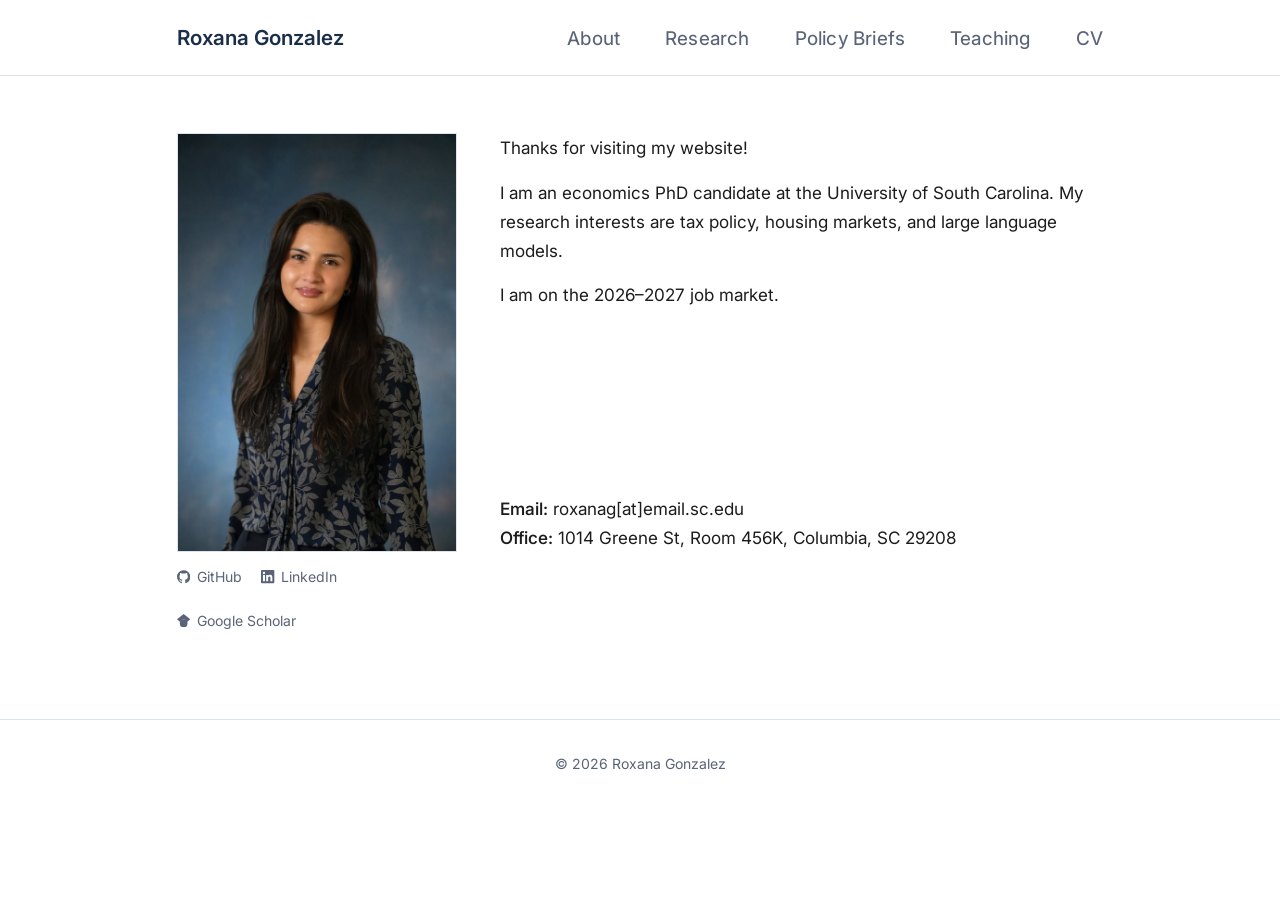
<file: index.html>
<!DOCTYPE html>
<html lang="en">
<head>
  <meta charset="UTF-8" />
  <meta name="viewport" content="width=device-width, initial-scale=1.0" />
  <title>Roxana Gonzalez — Economics PhD Candidate</title>
  <meta name="description" content="Roxana Gonzalez is a PhD candidate in Economics at the University of South Carolina. Research interests: urban economics, tax policy, real estate, and large language models." />
  <link rel="canonical" href="https://roxana-gonzalez.github.io/" />
  <meta property="og:type" content="website" />
  <meta property="og:title" content="Roxana Gonzalez — Economics PhD Candidate" />
  <meta property="og:description" content="PhD candidate in Economics at the University of South Carolina. Research: tax policy, housing markets, and large language models." />
  <meta property="og:url" content="https://roxana-gonzalez.github.io/" />
  <meta property="og:image" content="https://roxana-gonzalez.github.io/files/headshot.jpg" />
  <meta name="twitter:card" content="summary" />
  <link rel="preconnect" href="https://fonts.googleapis.com" />
  <link rel="preconnect" href="https://fonts.gstatic.com" crossorigin />
  <link href="https://fonts.googleapis.com/css2?family=Inter:wght@400;450;500;550;600;650;700&display=swap" rel="stylesheet" />
  <link rel="stylesheet" href="css/style.css" />
  <script type="application/ld+json">
  {
    "@context": "https://schema.org",
    "@type": "Person",
    "name": "Roxana Gonzalez",
    "alternateName": "Roxana Gonzalez",
    "url": "https://roxana-gonzalez.github.io/",
    "image": "https://roxana-gonzalez.github.io/files/headshot.jpg",
    "jobTitle": "PhD Candidate in Economics",
    "affiliation": {
      "@type": "CollegeOrUniversity",
      "name": "University of South Carolina"
    },
    "knowsAbout": ["Tax Policy", "Housing Markets", "Urban Economics", "Large Language Models"],
    "sameAs": ["https://github.com/roxana-gonzalez", "https://www.linkedin.com/in/roxana-gonzalezcortes/", "https://scholar.google.com/citations?user=Uhg5epgAAAAJ"]
  }
  </script>
</head>
<body>

<nav>
  <div class="nav-inner">
    <div class="site-name"><a href="index.html">Roxana Gonzalez</a></div>
    <ul class="nav-links">
      <li><a href="about.html">About</a></li>
      <li><a href="research.html">Research</a></li>
      <li><a href="policy.html">Policy Briefs</a></li>
      <li><a href="teaching.html">Teaching</a></li>
      <li><a href="files/cv.pdf">CV</a></li>
    </ul>
  </div>
</nav>

<div class="site-wrapper">

  <h1 class="visually-hidden">Roxana Gonzalez</h1>

  <div class="profile">
    <div class="profile-photo">
      <img src="files/headshot.jpg" alt="Roxana Gonzalez" />
      <div class="profile-links">
        <a href="https://github.com/roxana-gonzalez"><svg viewBox="0 0 24 24" aria-hidden="true"><path d="M12 .297c-6.63 0-12 5.373-12 12 0 5.303 3.438 9.8 8.205 11.385.6.113.82-.258.82-.577 0-.285-.01-1.04-.015-2.04-3.338.724-4.042-1.61-4.042-1.61C4.422 18.07 3.633 17.7 3.633 17.7c-1.087-.744.084-.729.084-.729 1.205.084 1.838 1.236 1.838 1.236 1.07 1.835 2.809 1.305 3.495.998.108-.776.417-1.305.76-1.605-2.665-.3-5.466-1.332-5.466-5.93 0-1.31.465-2.38 1.235-3.22-.135-.303-.54-1.523.105-3.176 0 0 1.005-.322 3.3 1.23.96-.267 1.98-.399 3-.405 1.02.006 2.04.138 3 .405 2.28-1.552 3.285-1.23 3.285-1.23.645 1.653.24 2.873.12 3.176.765.84 1.23 1.91 1.23 3.22 0 4.61-2.805 5.625-5.475 5.92.42.36.81 1.096.81 2.22 0 1.606-.015 2.896-.015 3.286 0 .315.21.69.825.57C20.565 22.092 24 17.592 24 12.297c0-6.627-5.373-12-12-12"/></svg>GitHub</a>
        <a href="https://www.linkedin.com/in/roxana-gonzalezcortes/"><svg viewBox="0 0 24 24" aria-hidden="true"><path d="M20.447 20.452h-3.554v-5.569c0-1.328-.027-3.037-1.852-3.037-1.853 0-2.136 1.445-2.136 2.939v5.667H9.351V9h3.414v1.561h.046c.477-.9 1.637-1.85 3.37-1.85 3.601 0 4.267 2.37 4.267 5.455v6.286zM5.337 7.433c-1.144 0-2.063-.926-2.063-2.065 0-1.138.92-2.063 2.063-2.063 1.14 0 2.064.925 2.064 2.063 0 1.139-.925 2.065-2.064 2.065zm1.782 13.019H3.555V9h3.564v11.452zM22.225 0H1.771C.792 0 0 .774 0 1.729v20.542C0 23.227.792 24 1.771 24h20.451C23.2 24 24 23.227 24 22.271V1.729C24 .774 23.2 0 22.225 0z"/></svg>LinkedIn</a>
        <a href="https://scholar.google.com/citations?user=Uhg5epgAAAAJ"><svg viewBox="0 0 24 24" aria-hidden="true"><path d="M5.242 13.769L0 9.5 12 0l12 9.5-5.242 4.269C17.548 11.249 14.978 9.5 12 9.5c-2.977 0-5.548 1.748-6.758 4.269zM12 10a7 7 0 1 0 0 14 7 7 0 0 0 0-14z"/></svg>Google Scholar</a>
      </div>
    </div>
    <div class="profile-info">
      <div>
        <p>Thanks for visiting my website!</p>
        <p>I am an economics PhD candidate at the University of South Carolina. My research interests are tax policy, housing markets, and large language models.</p>
        <p>I am on the 2026&ndash;2027 job market.</p>
      </div>
      <p class="contact-line">
        <strong>Email:</strong> roxanag[at]email.sc.edu<br />
        <strong>Office:</strong> 1014 Greene St, Room 456K, Columbia, SC 29208
      </p>
    </div>
  </div>

</div>

<footer>
  <div class="site-wrapper">
    &copy; <span id="yr"></span> Roxana Gonzalez
  </div>
</footer>

<script>document.getElementById('yr').textContent = new Date().getFullYear();</script>
<script data-goatcounter="https://roxana-gonzalez.goatcounter.com/count" async src="https://gc.zgo.at/count.js"></script>
</body>
</html>
</file>
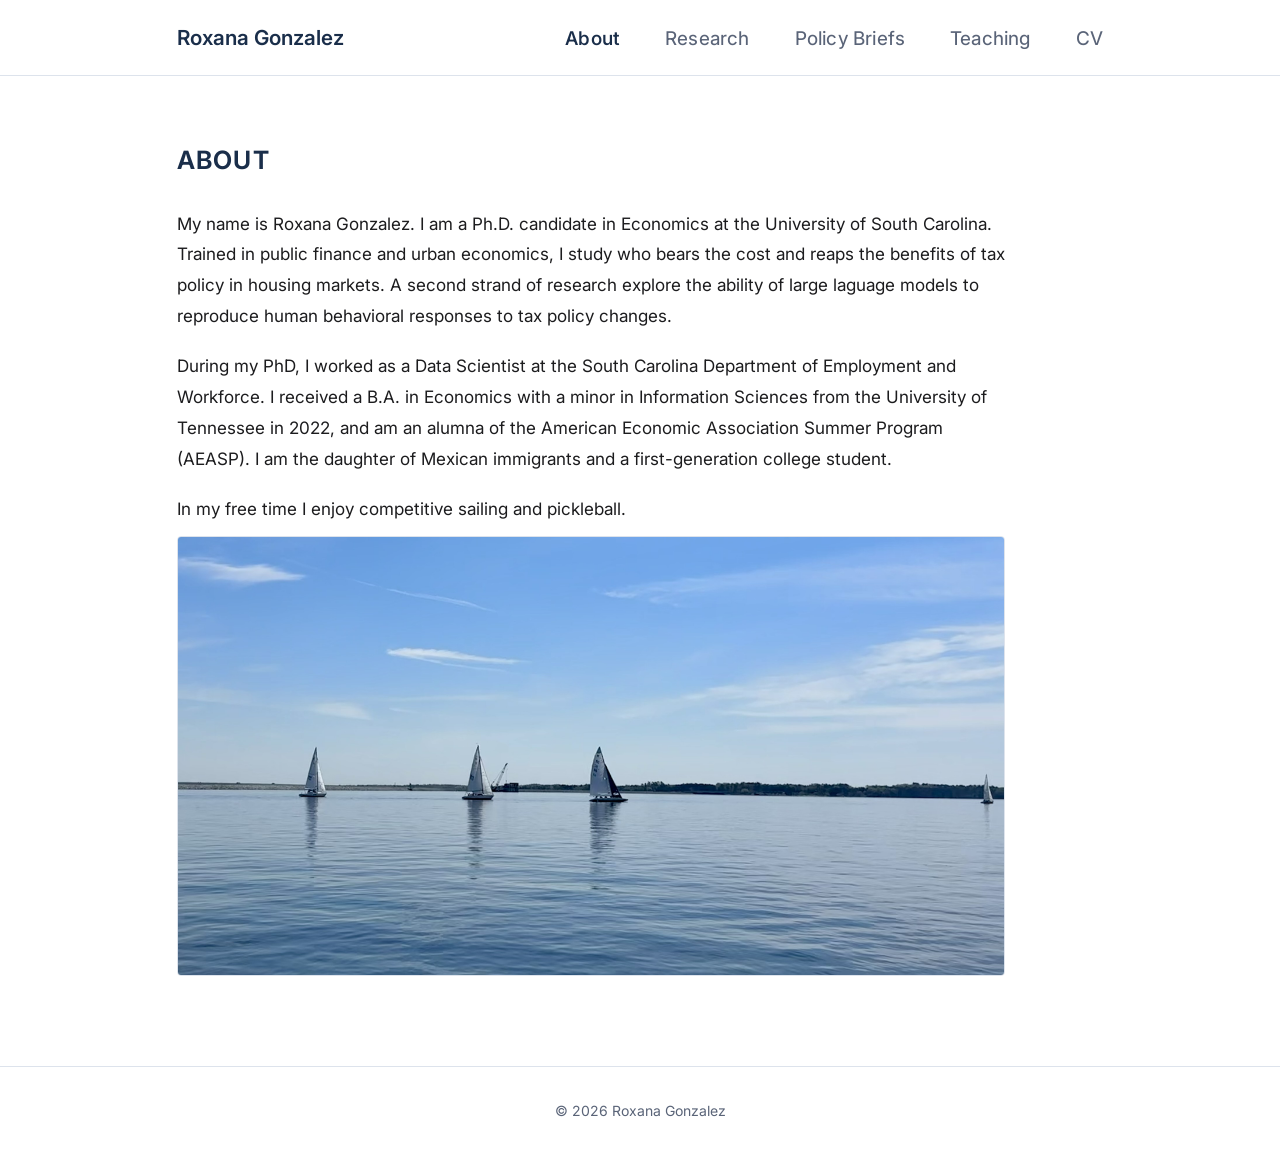
<file: about.html>
<!DOCTYPE html>
<html lang="en">
<head>
  <meta charset="UTF-8" />
  <meta name="viewport" content="width=device-width, initial-scale=1.0" />
  <title>About — Roxana Gonzalez</title>
  <meta name="description" content="About Roxana Gonzalez, PhD candidate in Economics at the University of South Carolina, trained in public finance and urban economics." />
  <link rel="canonical" href="https://roxana-gonzalez.github.io/about.html" />
  <link rel="preconnect" href="https://fonts.googleapis.com" />
  <link rel="preconnect" href="https://fonts.gstatic.com" crossorigin />
  <link href="https://fonts.googleapis.com/css2?family=Inter:wght@400;450;500;550;600;650;700&display=swap" rel="stylesheet" />
  <link rel="stylesheet" href="css/style.css" />
</head>
<body>

<nav>
  <div class="nav-inner">
    <div class="site-name"><a href="index.html">Roxana Gonzalez</a></div>
    <ul class="nav-links">
      <li><a href="about.html" class="active">About</a></li>
      <li><a href="research.html">Research</a></li>
      <li><a href="policy.html">Policy Briefs</a></li>
      <li><a href="teaching.html">Teaching</a></li>
      <li><a href="files/cv.pdf">CV</a></li>
    </ul>
  </div>
</nav>

<div class="site-wrapper">

  <div class="page-header">
    <h2 class="section-title">About</h2>
  </div>

  <div class="about-section">
    <p>
      My name is Roxana Gonzalez. I am a Ph.D. candidate in Economics at the University of South
      Carolina. Trained in public finance and urban economics, I study who bears the cost and reaps
      the benefits of tax policy in housing markets. A second strand of research explore the ability of large laguage models to reproduce human behavioral responses to tax policy changes.
    </p>
    <p>
      During my PhD, I worked as a Data Scientist at the South Carolina Department of Employment and
      Workforce. I received a B.A. in Economics with a minor in Information Sciences from the
      University of Tennessee in 2022, and am an alumna of the American Economic Association Summer
      Program (AEASP). I am the daughter of Mexican immigrants and a first-generation college student.
    </p>
    <p>
      In my free time I enjoy competitive sailing and pickleball.
    </p>
  </div>

  <div class="about-photo">
    <img src="files/sail.jpeg" alt="Roxana Gonzalez sailing" />
  </div>

</div>

<footer>
  <div class="site-wrapper">
    &copy; <span id="yr"></span> Roxana Gonzalez
  </div>
</footer>

<script>document.getElementById('yr').textContent = new Date().getFullYear();</script>
<script data-goatcounter="https://roxana-gonzalez.goatcounter.com/count" async src="https://gc.zgo.at/count.js"></script>
</body>
</html>
</file>
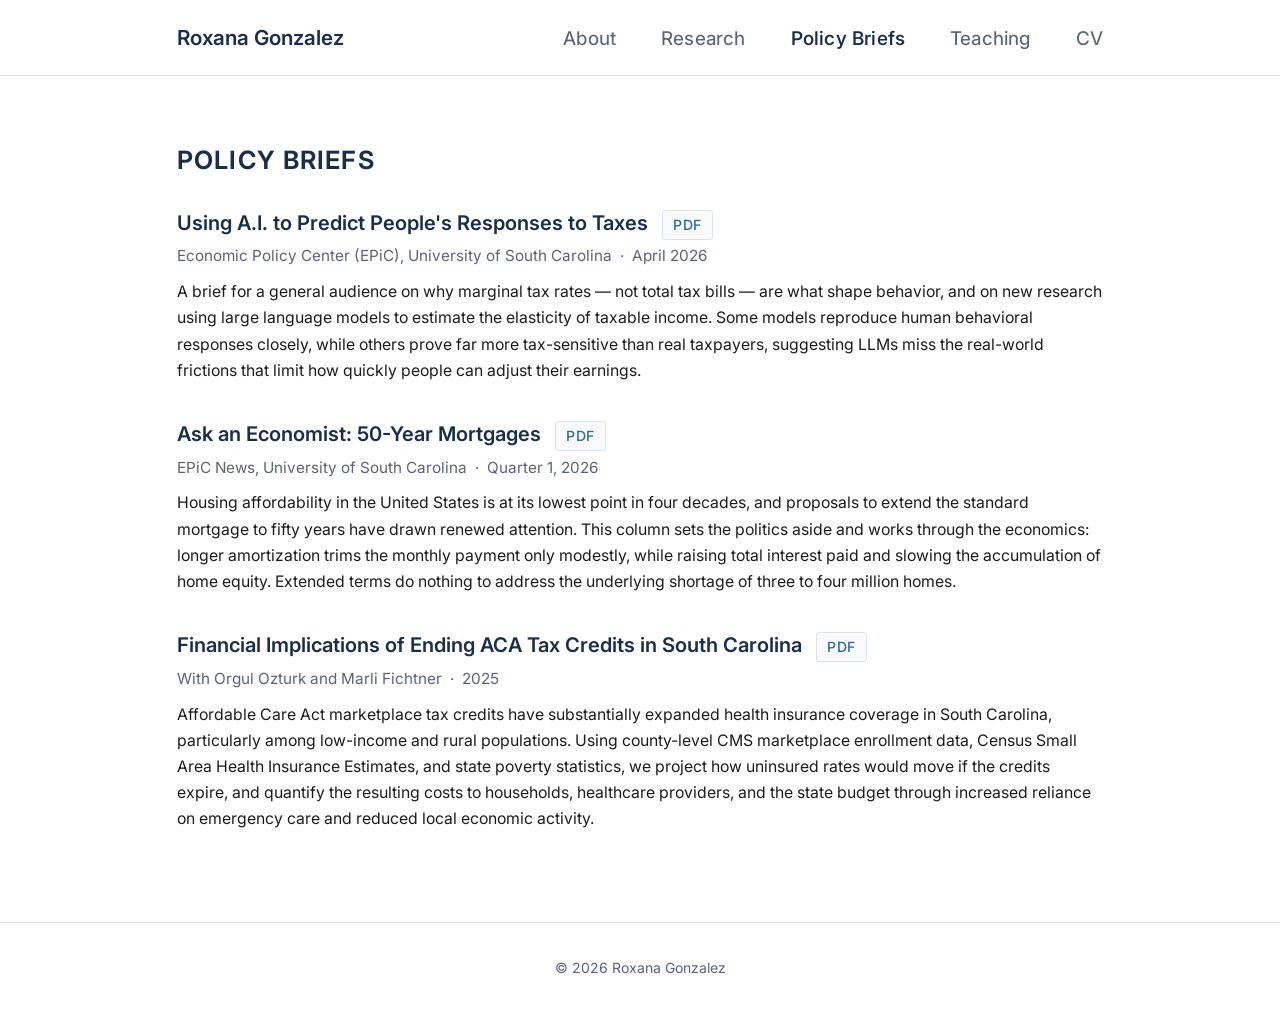
<file: policy.html>
<!DOCTYPE html>
<html lang="en">
<head>
  <meta charset="UTF-8" />
  <meta name="viewport" content="width=device-width, initial-scale=1.0" />
  <title>Policy Briefs — Roxana Gonzalez</title>
  <meta name="description" content="Policy briefs and public-facing writing by Roxana Gonzalez, Economics PhD candidate at the University of South Carolina, on housing affordability, health insurance, and tax policy." />
  <link rel="canonical" href="https://roxana-gonzalez.github.io/policy.html" />
  <link rel="preconnect" href="https://fonts.googleapis.com" />
  <link rel="preconnect" href="https://fonts.gstatic.com" crossorigin />
  <link href="https://fonts.googleapis.com/css2?family=Inter:wght@400;450;500;550;600;650;700&display=swap" rel="stylesheet" />
  <link rel="stylesheet" href="css/style.css" />
</head>
<body>

<nav>
  <div class="nav-inner">
    <div class="site-name"><a href="index.html">Roxana Gonzalez</a></div>
    <ul class="nav-links">
      <li><a href="about.html">About</a></li>
      <li><a href="research.html">Research</a></li>
      <li><a href="policy.html" class="active">Policy Briefs</a></li>
      <li><a href="teaching.html">Teaching</a></li>
      <li><a href="files/cv.pdf">CV</a></li>
    </ul>
  </div>
</nav>

<div class="site-wrapper">

  <div class="page-header">
    <h2 class="section-title">Policy Briefs</h2>
  </div>

  <ul class="paper-list">

    <li class="paper-item">
      <div class="paper-head">
        <h3>Using A.I. to Predict People's Responses to Taxes</h3>
        <div class="paper-links">
          <a href="files/policy_briefs/epic_brief_llm_eti.pdf">PDF</a>
        </div>
      </div>

      <p class="paper-meta">Economic Policy Center (EPiC), University of South Carolina &nbsp;·&nbsp; April 2026</p>
      <p class="paper-abstract">
        A brief for a general audience on why marginal tax rates — not total tax bills — are what shape behavior, and on
        new research using large language models to estimate the elasticity of taxable income. Some models reproduce
        human behavioral responses closely, while others prove far more tax-sensitive than real taxpayers, suggesting
        LLMs miss the real-world frictions that limit how quickly people can adjust their earnings.
      </p>
    </li>

    <li class="paper-item">
      <div class="paper-head">
        <h3>Ask an Economist: 50-Year Mortgages</h3>
        <div class="paper-links">
          <a href="files/policy_briefs/epic_brief_50_yr_mortgage.pdf">PDF</a>
        </div>
      </div>

      <p class="paper-meta">EPiC News, University of South Carolina &nbsp;·&nbsp; Quarter 1, 2026</p>
      <p class="paper-abstract">
        Housing affordability in the United States is at its lowest point in four decades, and proposals to extend the
        standard mortgage to fifty years have drawn renewed attention. This column sets the politics aside and works
        through the economics: longer amortization trims the monthly payment only modestly, while raising total interest
        paid and slowing the accumulation of home equity. Extended terms do nothing to address the underlying shortage of
        three to four million homes.
      </p>
    </li>

    <li class="paper-item">
      <div class="paper-head">
        <h3>Financial Implications of Ending ACA Tax Credits in South Carolina</h3>
        <div class="paper-links">
          <a href="files/policy_briefs/epic_brief_healthcare_cuts.pdf">PDF</a>
        </div>
      </div>

      <p class="paper-meta">With Orgul Ozturk and Marli Fichtner &nbsp;·&nbsp; 2025</p>
      <p class="paper-abstract">
        Affordable Care Act marketplace tax credits have substantially expanded health insurance coverage in South
        Carolina, particularly among low-income and rural populations. Using county-level CMS marketplace enrollment
        data, Census Small Area Health Insurance Estimates, and state poverty statistics, we project how uninsured rates
        would move if the credits expire, and quantify the resulting costs to households, healthcare providers, and the
        state budget through increased reliance on emergency care and reduced local economic activity.
      </p>
    </li>

  </ul>

</div>

<footer>
  <div class="site-wrapper">
    &copy; <span id="yr"></span> Roxana Gonzalez
  </div>
</footer>

<script>document.getElementById('yr').textContent = new Date().getFullYear();</script>
<script data-goatcounter="https://roxana-gonzalez.goatcounter.com/count" async src="https://gc.zgo.at/count.js"></script>
</body>
</html>
</file>
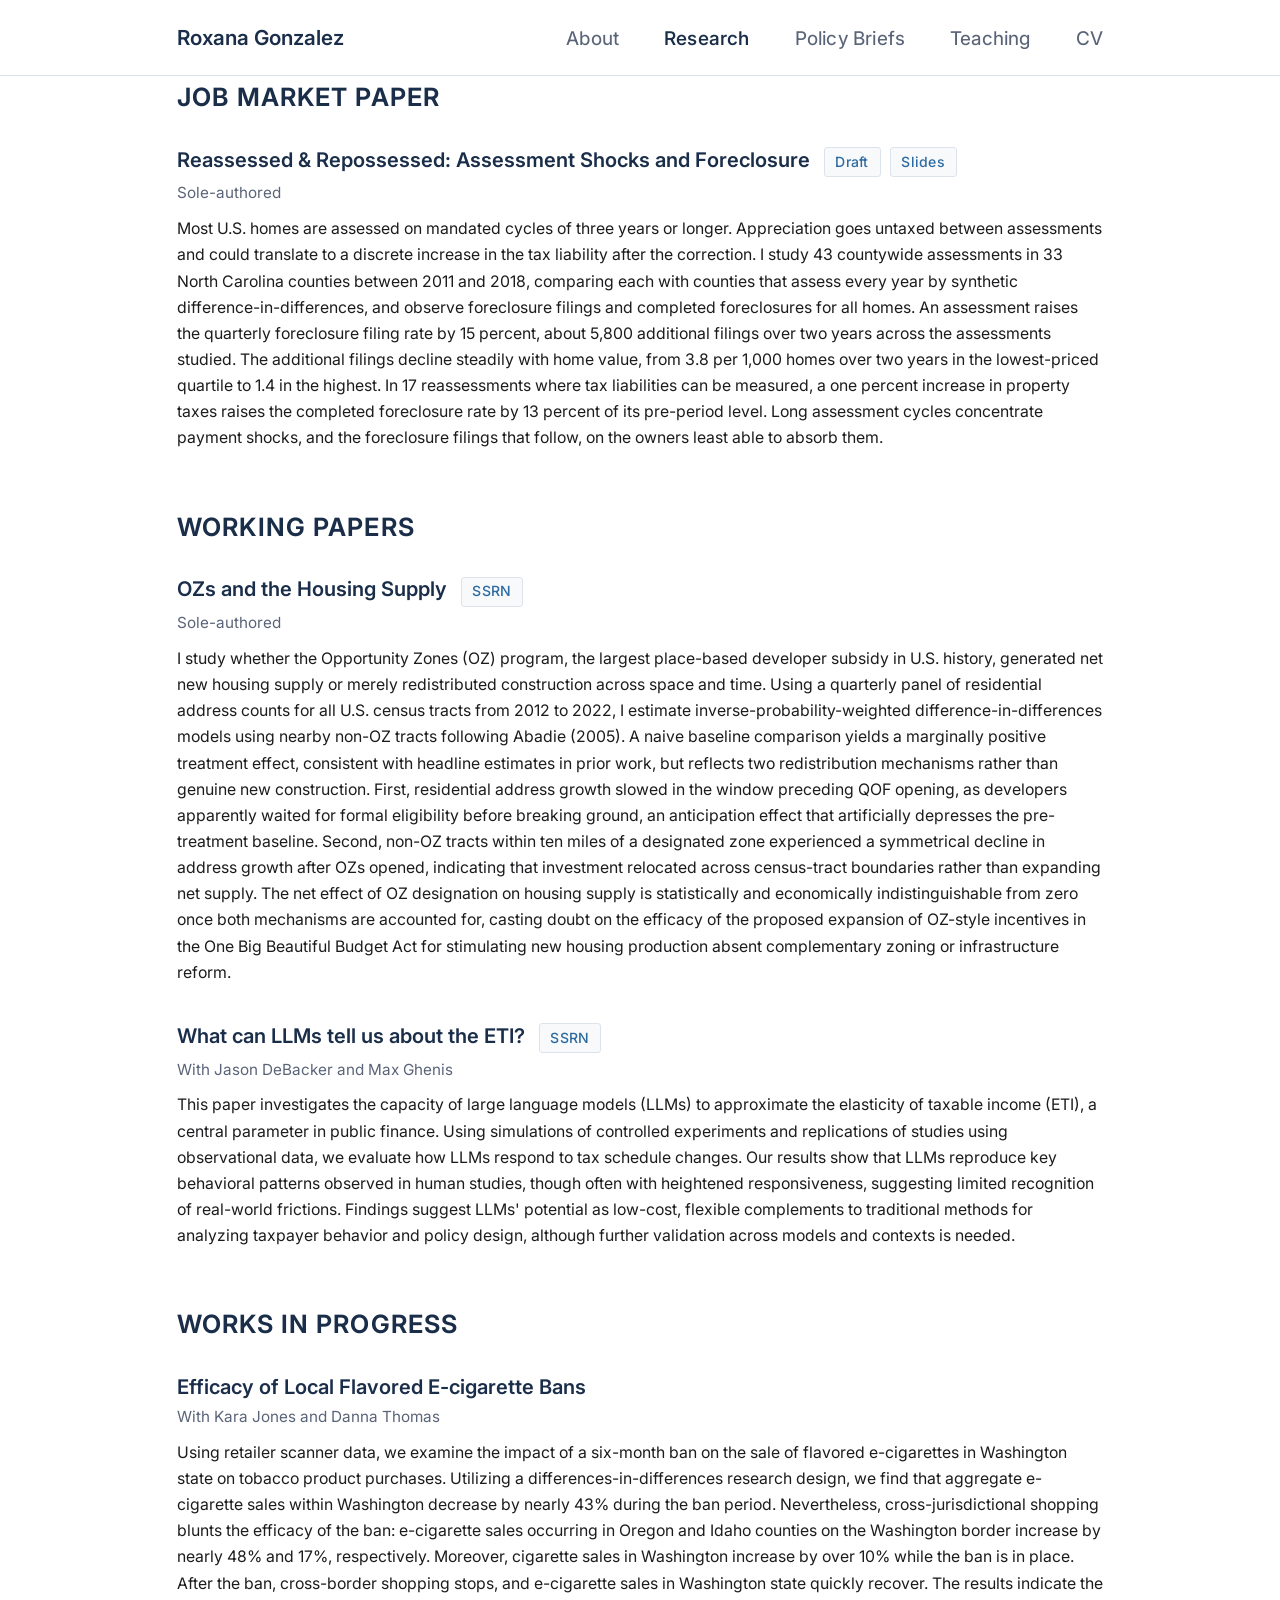
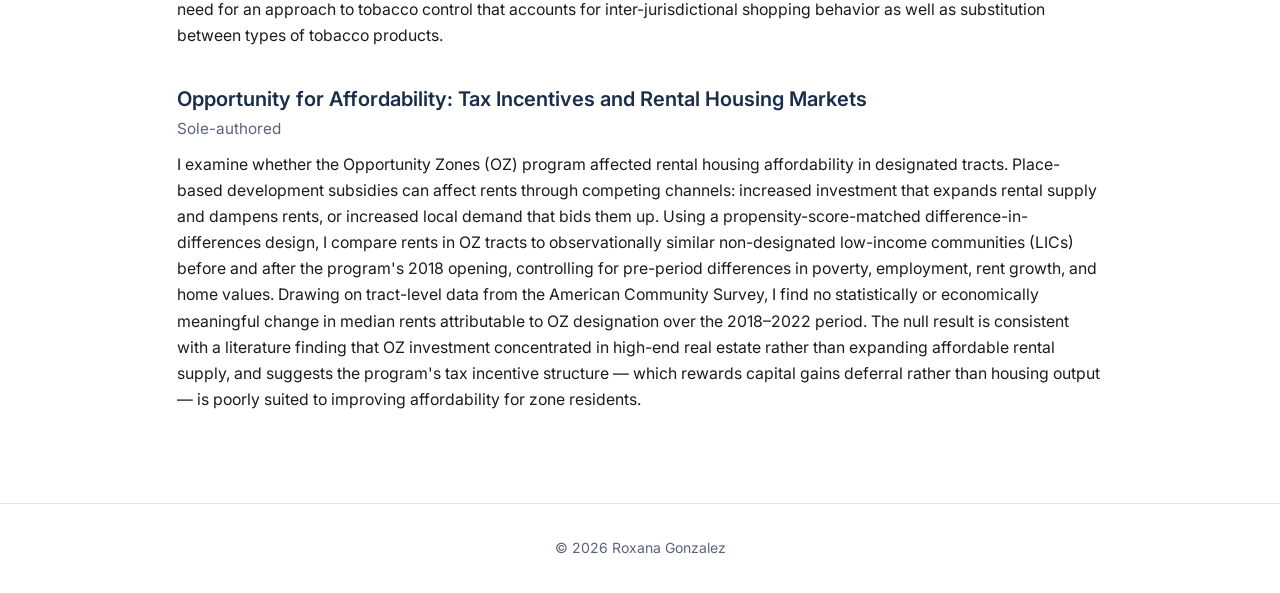
<file: research.html>
<!DOCTYPE html>
<html lang="en">
<head>
  <meta charset="UTF-8" />
  <meta name="viewport" content="width=device-width, initial-scale=1.0" />
  <title>Research — Roxana Gonzalez</title>
  <meta name="description" content="Research by Roxana Gonzalez, Economics PhD candidate at the University of South Carolina, in tax policy, housing markets, and large language models." />
  <link rel="canonical" href="https://roxana-gonzalez.github.io/research.html" />
  <link rel="preconnect" href="https://fonts.googleapis.com" />
  <link rel="preconnect" href="https://fonts.gstatic.com" crossorigin />
  <link href="https://fonts.googleapis.com/css2?family=Inter:wght@400;450;500;550;600;650;700&display=swap" rel="stylesheet" />
  <link rel="stylesheet" href="css/style.css" />
</head>
<body>

<nav>
  <div class="nav-inner">
    <div class="site-name"><a href="index.html">Roxana Gonzalez</a></div>
    <ul class="nav-links">
      <li><a href="about.html">About</a></li>
      <li><a href="research.html" class="active">Research</a></li>
      <li><a href="policy.html">Policy Briefs</a></li>
      <li><a href="teaching.html">Teaching</a></li>
      <li><a href="files/cv.pdf">CV</a></li>
    </ul>
  </div>
</nav>

<div class="site-wrapper">

  <!-- <h2 class="section-title">Job Market Paper</h2>

  <ul class="paper-list">
    <li class="paper-item">
      <span class="paper-tag jmp">Job Market Paper</span>
      <h3>Property Taxes and Heterogeneity in Adverse Homeowner Outcomes</h3>
      <p class="paper-meta">Sole-authored &nbsp;·&nbsp; Draft coming soon</p>
      <p class="paper-abstract">
        Lower-value homes are systematically over-assessed relative to their market value, generating higher effective property tax rates for their owners than for owners of comparable expensive homes assessed well below market value. I examine whether this regressive tax burden translates into measurable adverse outcomes — higher loan-to-value ratios, distressed sales, and tax foreclosures — for owners of cheaper homes. To identify causal effects, I exploit mandatory reassessment cycles as quasi-experimental variation in effective tax rate changes. Within jurisdictions reassessed in the same year, treatment intensity varies with the pre-existing assessment ratio: homes already assessed near market value absorb a larger effective tax rate shock upon reassessment than homes with a substantial appreciation buffer, even under a uniform statutory millage rate. Using a parcel-level panel from ZTRAX for Illinois and Ohio, I estimate an event study in which the continuous treatment variable is the standardized effective tax rate jump at reassessment, with property fixed effects and jurisdiction-by-year fixed effects absorbing both time-invariant unobservables and common local shocks. I expect cheap-home owners to exhibit elevated LTV ratios, higher rates of distressed sales, and more frequent foreclosures following reassessment. Because all plausible identification threats — strategic assessor timing, anticipation effects — attenuate estimates toward zero, the design yields a lower bound on the true effect. The results speak to whether a uniform statutory rate structure concentrates financial distress on the homeowners least equipped to absorb it.
      </p>
    </li>
  </ul> -->

  <h2 class="section-title">Job Market Paper</h2>

  <ul class="paper-list">
    <li class="paper-item">
      <div class="paper-head">
        <h3>Reassessed &amp; Repossessed: Assessment Shocks and Foreclosure</h3>
        <div class="paper-links">
          <a href="files/research_papers/prop_tax_draft.pdf">Draft</a>
          <a href="files/research_papers/prop_tax_draft_slides.pdf">Slides</a>
        </div>
      </div>
      <p class="paper-meta">Sole-authored</p>
      <p class="paper-abstract">
        Most U.S. homes are assessed on mandated cycles of three years or longer. Appreciation goes untaxed between assessments and could translate to a discrete increase in the tax liability after the correction. I study 43 countywide assessments in 33 North Carolina counties between 2011 and 2018, comparing each with counties that assess every year by synthetic difference-in-differences, and observe foreclosure filings and completed foreclosures for all homes. An assessment raises the quarterly foreclosure filing rate by 15 percent, about 5,800 additional filings over two years across the assessments studied. The additional filings decline steadily with home value, from 3.8 per 1,000 homes over two years in the lowest-priced quartile to 1.4 in the highest. In 17 reassessments where tax liabilities can be measured, a one percent increase in property taxes raises the completed foreclosure rate by 13 percent of its pre-period level. Long assessment cycles concentrate payment shocks, and the foreclosure filings that follow, on the owners least able to absorb them.
      </p>
    </li>
  </ul>

  <h2 class="section-title">Working Papers</h2>

  <ul class="paper-list">
    <li class="paper-item">
      <div class="paper-head">
        <h3>OZs and the Housing Supply </h3>
        <div class="paper-links">
          <a href="https://papers.ssrn.com/sol3/papers.cfm?abstract_id=6776971">SSRN</a>
        </div>
      </div>

      <p class="paper-meta">Sole-authored</p>
      <p class="paper-abstract">
        I study whether the Opportunity Zones (OZ) program, the largest place-based developer subsidy in U.S. history, generated net new housing supply or merely redistributed construction across space and time. Using a quarterly panel of residential address counts for all U.S. census tracts from 2012 to 2022, I estimate inverse-probability-weighted difference-in-differences models using nearby non-OZ tracts following Abadie (2005). A naive baseline comparison yields a marginally positive treatment effect, consistent with headline estimates in prior work, but reflects two redistribution mechanisms rather than genuine new construction. First, residential address growth slowed in the window preceding QOF opening, as developers apparently waited for formal eligibility before breaking ground, an anticipation effect that artificially depresses the pre-treatment baseline. Second, non-OZ tracts within ten miles of a designated zone experienced a symmetrical decline in address growth after OZs opened, indicating that investment relocated across census-tract boundaries rather than expanding net supply. The net effect of OZ designation on housing supply is statistically and economically indistinguishable from zero once both mechanisms are accounted for, casting doubt on the efficacy of the proposed expansion of OZ-style incentives in the One Big Beautiful Budget Act for stimulating new housing production absent complementary zoning or infrastructure reform.
      </p>
    </li>

    <li class="paper-item">
      <div class="paper-head">
        <h3>What can LLMs tell us about the ETI?</h3>
        <div class="paper-links">
          <a href="https://papers.ssrn.com/sol3/papers.cfm?abstract_id=5410643">SSRN</a>
        </div>
      </div>

      <p class="paper-meta">With Jason DeBacker and Max Ghenis</p>
      <p class="paper-abstract">
        This paper investigates the capacity of large language models (LLMs) to approximate the elasticity of taxable income (ETI), a central parameter in public finance. Using simulations of controlled experiments and replications of studies using observational data, we evaluate how LLMs respond to tax schedule changes. Our results show that LLMs reproduce key behavioral patterns observed in human studies, though often with heightened responsiveness, suggesting limited recognition of real-world frictions. Findings suggest LLMs' potential as low-cost, flexible complements to traditional methods for analyzing taxpayer behavior and policy design, although further validation across models and contexts is needed.
      </p>
    </li>
  </ul>


  <h2 class="section-title">Works in Progress</h2>

  <ul class="paper-list">
    <li class="paper-item">
      <h3>Efficacy of Local Flavored E-cigarette Bans</h3>
      <p class="paper-meta">With Kara Jones and Danna Thomas</p>
      <p class="paper-abstract">
        Using retailer scanner data, we examine the impact of a six-month ban on the sale of flavored e-cigarettes in Washington state on tobacco product purchases. Utilizing a differences-in-differences research design, we find that aggregate e-cigarette sales within Washington decrease by nearly 43% during the ban period. Nevertheless, cross-jurisdictional shopping blunts the efficacy of the ban: e-cigarette sales occurring in Oregon and Idaho counties on the Washington border increase by nearly 48% and 17%, respectively. Moreover, cigarette sales in Washington increase by over 10% while the ban is in place. After the ban, cross-border shopping stops, and e-cigarette sales in Washington state quickly recover. The results indicate the need for an approach to tobacco control that accounts for inter-jurisdictional shopping behavior as well as substitution between types of tobacco products.
      </p>
    </li>

    <li class="paper-item">
      <h3>Opportunity for Affordability: Tax Incentives and Rental Housing Markets</h3>
      <p class="paper-meta">Sole-authored</p>
      <p class="paper-abstract">
        I examine whether the Opportunity Zones (OZ) program affected rental housing affordability in designated tracts. Place-based development subsidies can affect rents through competing channels: increased investment that expands rental supply and dampens rents, or increased local demand that bids them up. Using a propensity-score-matched difference-in-differences design, I compare rents in OZ tracts to observationally similar non-designated low-income communities (LICs) before and after the program's 2018 opening, controlling for pre-period differences in poverty, employment, rent growth, and home values. Drawing on tract-level data from the American Community Survey, I find no statistically or economically meaningful change in median rents attributable to OZ designation over the 2018–2022 period. The null result is consistent with a literature finding that OZ investment concentrated in high-end real estate rather than expanding affordable rental supply, and suggests the program's tax incentive structure — which rewards capital gains deferral rather than housing output — is poorly suited to improving affordability for zone residents.
      </p>
    </li>
  </ul>

</div>

<footer>
  <div class="site-wrapper">
    &copy; <span id="yr"></span> Roxana Gonzalez
  </div>
</footer>

<script>document.getElementById('yr').textContent = new Date().getFullYear();</script>
<script data-goatcounter="https://roxana-gonzalez.goatcounter.com/count" async src="https://gc.zgo.at/count.js"></script>
</body>
</html>
</file>
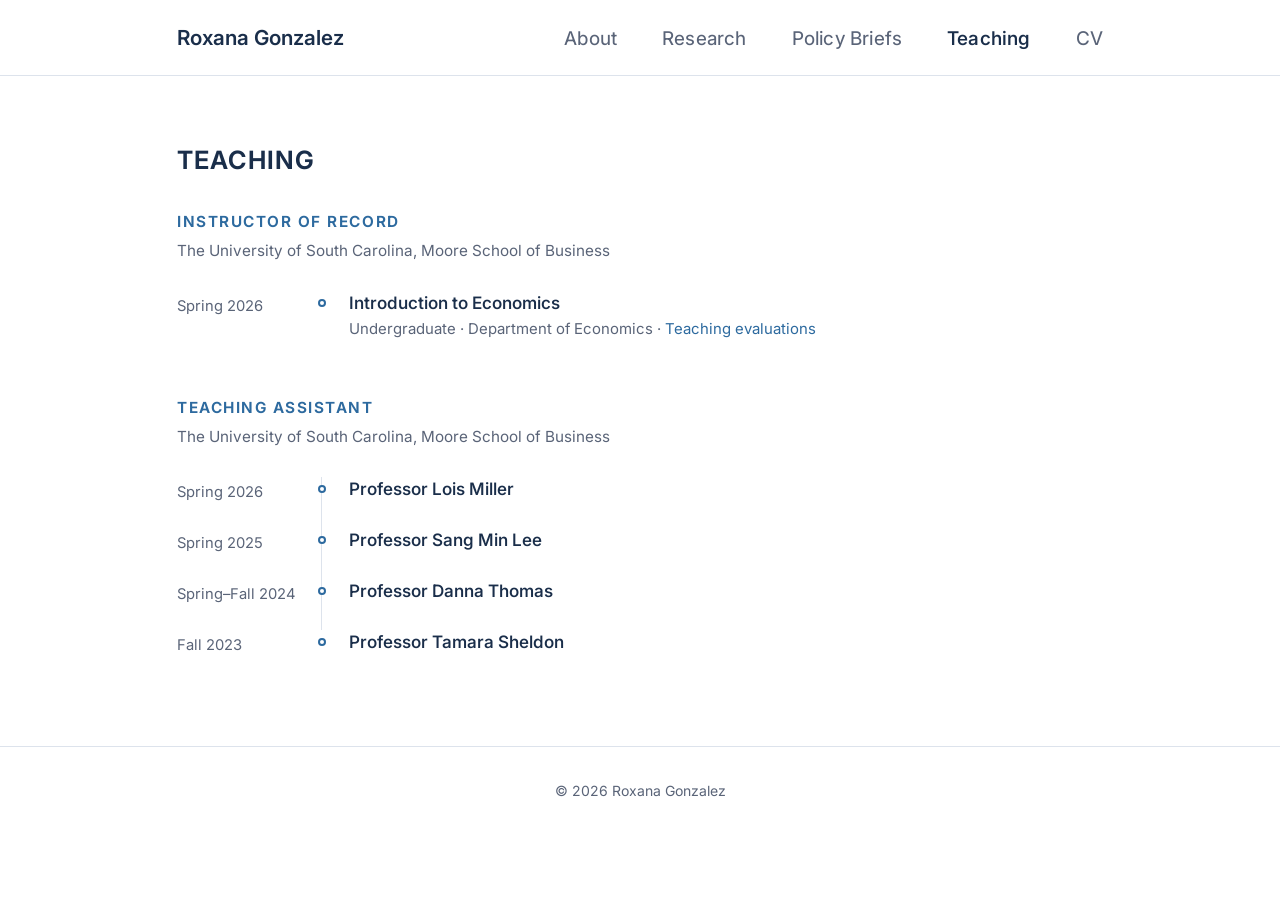
<file: teaching.html>
<!DOCTYPE html>
<html lang="en">
<head>
  <meta charset="UTF-8" />
  <meta name="viewport" content="width=device-width, initial-scale=1.0" />
  <title>Teaching — Roxana Gonzalez</title>
  <meta name="description" content="Teaching experience of Roxana Gonzalez, Economics PhD candidate at the University of South Carolina." />
  <link rel="canonical" href="https://roxana-gonzalez.github.io/teaching.html" />
  <link rel="preconnect" href="https://fonts.googleapis.com" />
  <link rel="preconnect" href="https://fonts.gstatic.com" crossorigin />
  <link href="https://fonts.googleapis.com/css2?family=Inter:wght@400;450;500;550;600;650;700&display=swap" rel="stylesheet" />
  <link rel="stylesheet" href="css/style.css" />
</head>
<body>

<nav>
  <div class="nav-inner">
    <div class="site-name"><a href="index.html">Roxana Gonzalez</a></div>
    <ul class="nav-links">
      <li><a href="about.html">About</a></li>
      <li><a href="research.html">Research</a></li>
      <li><a href="policy.html">Policy Briefs</a></li>
      <li><a href="teaching.html" class="active">Teaching</a></li>
      <li><a href="files/cv.pdf">CV</a></li>
    </ul>
  </div>
</nav>

<div class="site-wrapper">
  <div class="page-header">
    <h2 class="section-title">Teaching</h2>
  </div>

  <div class="teaching-section">

    <h3 class="teaching-heading">Instructor of Record</h3>
    <p class="role-note">The University of South Carolina, Moore School of Business</p>

    <ul class="course-list">
      <li class="course-item">
        <div class="course-terms">Spring 2026</div>
        <div class="course-body">
          <div class="course-name">Introduction to Economics</div>
          <div class="course-detail">Undergraduate &middot; Department of Economics &middot; <a href="files/teaching_evaluations.pdf">Teaching evaluations</a></div>
        </div>
      </li>
    </ul>

  </div>

  <div class="teaching-section">

    <h3 class="teaching-heading">Teaching Assistant</h3>
    <p class="role-note">The University of South Carolina, Moore School of Business</p>

    <ul class="course-list">
      <li class="course-item">
        <div class="course-terms">Spring 2026</div>
        <div class="course-body">
          <div class="course-name">Professor Lois Miller</div>
        </div>
      </li>
      <li class="course-item">
        <div class="course-terms">Spring 2025</div>
        <div class="course-body">
          <div class="course-name">Professor Sang Min Lee</div>
        </div>
      </li>
      <li class="course-item">
        <div class="course-terms">Spring&ndash;Fall 2024</div>
        <div class="course-body">
          <div class="course-name">Professor Danna Thomas</div>
        </div>
      </li>
      <li class="course-item">
        <div class="course-terms">Fall 2023</div>
        <div class="course-body">
          <div class="course-name">Professor Tamara Sheldon</div>
        </div>
      </li>
    </ul>

  </div>

</div>

<footer>
  <div class="site-wrapper">
    &copy; <span id="yr"></span> Roxana Gonzalez
  </div>
</footer>

<script>document.getElementById('yr').textContent = new Date().getFullYear();</script>
<script data-goatcounter="https://roxana-gonzalez.goatcounter.com/count" async src="https://gc.zgo.at/count.js"></script>
</body>
</html>
</file>
<file: css/style.css>
/* ===================================================
   Academic Website — Economics PhD Candidate Style
   =================================================== */

/* --- Reset & Base --- */
*, *::before, *::after {
  box-sizing: border-box;
  margin: 0;
  padding: 0;
}

:root {
  --navy:      #1a2e4a;
  --blue:      #2d6a9f;
  --blue-lt:   #e8f0f8;
  --text:      #1c1c1e;
  --muted:     #5a6478;
  --border:    #dde3ec;
  --bg:        #ffffff;
  --bg-alt:    #f7f9fb;
  --max-w:     980px;
  --font:      'Inter', -apple-system, BlinkMacSystemFont, 'Segoe UI', sans-serif;
}

html { font-size: 18px; scroll-behavior: smooth; }

body {
  font-family: var(--font);
  color: var(--text);
  background: var(--bg);
  line-height: 1.7;
  -webkit-font-smoothing: antialiased;
}

a {
  color: var(--blue);
  text-decoration: none;
}
a:hover { text-decoration: underline; }

/* Hidden visually but read by screen readers and search engines */
.visually-hidden {
  position: absolute;
  width: 1px;
  height: 1px;
  overflow: hidden;
  clip: rect(0 0 0 0);
  white-space: nowrap;
}

/* --- Layout --- */
.site-wrapper {
  max-width: var(--max-w);
  margin: 0 auto;
  padding: 0 1.5rem;
}

/* --- Navigation --- */
nav {
  border-bottom: 1px solid var(--border);
  padding: 1.1rem 0;
  position: sticky;
  top: 0;
  background: rgba(255,255,255,0.96);
  backdrop-filter: blur(6px);
  z-index: 100;
}

nav .nav-inner {
  max-width: var(--max-w);
  margin: 0 auto;
  padding: 0 1.5rem;
  display: flex;
  align-items: baseline;
  gap: 2rem;
}

nav .site-name {
  font-size: 1.15rem;
  font-weight: 600;
  color: var(--navy);
  white-space: nowrap;
  flex-shrink: 0;
}
nav .site-name a { color: inherit; }
nav .site-name a:hover { text-decoration: none; color: var(--blue); }

nav .nav-links {
  display: flex;
  gap: 2.5rem;
  list-style: none;
  margin-left: auto;
}

nav .nav-links a {
  font-size: 1.05rem;
  color: var(--muted);
  font-weight: 450;
  letter-spacing: 0.01em;
}
nav .nav-links a:hover,
nav .nav-links a.active {
  color: var(--blue);
  text-decoration: none;
}
nav .nav-links a.active {
  color: var(--navy);
  font-weight: 550;
}

/* --- Page header --- */
.page-header {
  padding: 3.5rem 0 0;
}

/* --- Home page: profile block --- */
.profile {
  display: grid;
  grid-template-columns: 280px 1fr;
  column-gap: 2.4rem;
  padding: 3.2rem 0 2.8rem;
  align-items: start;
}

/* Photo and links join the profile grid so the text can align to the photo's top and bottom edges */
.profile-photo { display: contents; }

.profile-photo img {
  grid-column: 1;
  grid-row: 1;
  width: 100%;
  height: auto;
  border: 1px solid var(--border);
  display: block;
}

.profile-info {
  grid-column: 2;
  grid-row: 1;
  align-self: stretch;
  display: flex;
  flex-direction: column;
  justify-content: space-between;
}
.profile-info > :last-child { margin-bottom: 0; }

.profile-info p {
  font-size: 0.95rem;
  color: var(--text);
  margin-bottom: 0.85rem;
}

.profile-links {
  display: flex;
  flex-wrap: wrap;
  gap: 1.1rem;
  margin-top: 0.7rem;
  grid-column: 1;
  grid-row: 2;
}

.profile-links a {
  display: inline-flex;
  align-items: center;
  gap: 0.35rem;
  font-size: 0.78rem;
  color: var(--muted);
}
.profile-links a svg {
  width: 0.95em;
  height: 0.95em;
  fill: currentColor;
  flex-shrink: 0;
}
.profile-links a:hover {
  color: var(--blue);
}

/* --- Home: contact line --- */
.contact-line {
  font-size: 0.86rem;
  color: var(--muted);
  margin-top: 1.1rem;
  line-height: 1.7;
}
.contact-line strong { color: var(--text); font-weight: 550; }

/* --- Home: job market paper highlight --- */
.home-jmp {
  border-top: 1px solid var(--border);
  padding: 2rem 0 3rem;
}
.home-jmp .jmp-label {
  font-size: 0.76rem;
  font-weight: 650;
  text-transform: uppercase;
  letter-spacing: 0.1em;
  color: var(--blue);
  margin-bottom: 0.5rem;
}
.home-jmp h2 {
  font-size: 1.35rem;
  font-weight: 600;
  color: var(--navy);
  line-height: 1.35;
  margin-bottom: 0.5rem;
}
.home-jmp .jmp-finding {
  font-size: 0.93rem;
  color: var(--text);
  line-height: 1.7;
  max-width: 44rem;
  margin-bottom: 0.9rem;
}
.home-jmp .paper-links {
  display: flex;
  gap: 0.5rem;
  flex-wrap: wrap;
}

/* --- Fields of interest --- */
.fields {
  border-top: 1px solid var(--border);
  padding: 1.6rem 0;
  font-size: 0.9rem;
  color: var(--muted);
}
.fields strong { color: var(--text); }

/* --- Contact block on home --- */
.contact-block {
  padding: 1.4rem 0 3rem;
  font-size: 0.9rem;
  color: var(--muted);
}
.contact-block a { color: var(--blue); }

/* --- Section headings --- */
h2.section-title {
  font-size: 1.4rem;
  font-weight: 650;
  color: var(--navy);
  text-transform: uppercase;
  letter-spacing: 0.045em;
  margin-bottom: 1.5rem;
}

/* --- Paper list --- */
.paper-list {
  list-style: none;
  display: flex;
  flex-direction: column;
  gap: 2rem;
  padding-bottom: 3rem;
}

.paper-item {}

.paper-item .paper-tag {
  display: inline-block;
  font-size: 0.72rem;
  font-weight: 600;
  text-transform: uppercase;
  letter-spacing: 0.08em;
  color: var(--bg);
  background: var(--blue);
  border-radius: 2px;
  padding: 0.12rem 0.5rem;
  margin-bottom: 0.45rem;
}

.paper-item .paper-tag.jmp {
  background: var(--navy);
}

.paper-item .paper-tag.pub {
  background: #2a7a4b;
}

.paper-item h3 {
  font-size: 1.12rem;
  font-weight: 600;
  color: var(--navy);
  line-height: 1.35;
  margin-bottom: 0.2rem;
}
.paper-item h3 a { color: inherit; }
.paper-item h3 a:hover { color: var(--blue); text-decoration: none; }

.paper-item .paper-meta {
  font-size: 0.85rem;
  color: var(--muted);
  margin-bottom: 0.55rem;
}
.paper-item .paper-meta em { font-style: italic; }

.paper-item .paper-abstract {
  font-size: 0.88rem;
  color: var(--text);
  line-height: 1.65;
}

.paper-item .paper-head {
  display: flex;
  align-items: baseline;
  flex-wrap: wrap;
  gap: 0.3rem 0.75rem;
  margin-bottom: 0.2rem;
}
.paper-item .paper-head h3 {
  margin-bottom: 0;
}

.paper-item .paper-links {
  display: flex;
  gap: 0.5rem;
  flex-wrap: wrap;
  font-size: 0.83rem;
}
.paper-item .paper-links a,
.home-jmp .paper-links a {
  display: inline-block;
  padding: 0.15rem 0.6rem;
  border: 1px solid var(--border);
  border-radius: 3px;
  background: var(--bg-alt);
  color: var(--blue);
  font-size: 0.78rem;
  font-weight: 500;
  letter-spacing: 0.02em;
  line-height: 1.6;
  transition: background 0.15s ease, border-color 0.15s ease, color 0.15s ease;
}
.paper-item .paper-links a:hover,
.home-jmp .paper-links a:hover {
  background: var(--blue-lt);
  border-color: var(--blue);
  color: var(--navy);
  text-decoration: none;
}

/* --- Work in progress section --- */
.wip-list {
  list-style: none;
  padding-bottom: 3rem;
}
.wip-list li {
  padding: 0.5rem 0;
  border-bottom: 1px solid var(--border);
  font-size: 0.93rem;
  color: var(--text);
}
.wip-list li:last-child { border-bottom: none; }
.wip-list .wip-coauthors {
  font-size: 0.83rem;
  color: var(--muted);
  margin-left: 0.5rem;
}

/* --- Teaching --- */
.teaching-section {
  padding-bottom: 2.9rem;
}
.teaching-heading {
  font-size: 0.85rem;
  font-weight: 650;
  text-transform: uppercase;
  letter-spacing: 0.1em;
  color: var(--blue);
  margin-bottom: 0.2rem;
}
.teaching-section p.role-note {
  font-size: 0.85rem;
  color: var(--muted);
  margin-bottom: 1.5rem;
}

.course-list {
  list-style: none;
}
.course-item {
  display: grid;
  grid-template-columns: 8rem 1fr;
}
.course-item .course-terms {
  font-size: 0.82rem;
  color: var(--muted);
  padding: 0.15rem 1.3rem 0 0;
  white-space: nowrap;
}
.course-item .course-body {
  position: relative;
  border-left: 1px solid var(--border);
  padding: 0 0 1.5rem 1.5rem;
}
.course-item:last-child .course-body {
  border-left-color: transparent;
  padding-bottom: 0;
}
.course-item .course-body::before {
  content: "";
  position: absolute;
  left: -4.5px;
  top: 0.45rem;
  width: 8px;
  height: 8px;
  border-radius: 50%;
  background: var(--bg);
  border: 2px solid var(--blue);
}
.course-item .course-name {
  font-size: 0.95rem;
  font-weight: 550;
  color: var(--navy);
  line-height: 1.4;
}
.course-item .course-detail {
  font-size: 0.83rem;
  color: var(--muted);
  margin-top: 0.1rem;
}

/* --- About page --- */
.about-photo {
  margin-top: 0.6rem;
  padding-bottom: 3rem;
}
.about-photo img {
  display: block;
  width: 100%;
  max-width: 46rem;
  height: auto;
  border-radius: 4px;
  border: 1px solid var(--border);
}

.about-section {
  max-width: 46rem;
  padding-bottom: 0;
}
.about-section p {
  font-size: 0.95rem;
  line-height: 1.8;
  margin-bottom: 1.1rem;
}
.about-section p:last-child { margin-bottom: 0; }

/* --- CV page --- */
.cv-section {
  padding-bottom: 3rem;
}
.cv-download-bar {
  background: var(--bg-alt);
  border: 1px solid var(--border);
  border-radius: 4px;
  padding: 1rem 1.2rem;
  margin-bottom: 2rem;
  font-size: 0.9rem;
  color: var(--muted);
  display: flex;
  align-items: center;
  justify-content: space-between;
  gap: 1rem;
}
.cv-download-bar a {
  white-space: nowrap;
  font-weight: 550;
}

.cv-block {
  margin-bottom: 2.2rem;
}
.cv-block h3 {
  font-size: 0.85rem;
  font-weight: 650;
  text-transform: uppercase;
  letter-spacing: 0.08em;
  color: var(--muted);
  margin-bottom: 0.8rem;
}
.cv-entry {
  display: grid;
  grid-template-columns: 1fr auto;
  gap: 1rem;
  padding: 0.5rem 0;
  border-bottom: 1px solid var(--border);
  font-size: 0.9rem;
}
.cv-entry:last-child { border-bottom: none; }
.cv-entry .cv-title { font-weight: 500; color: var(--text); }
.cv-entry .cv-sub { font-size: 0.83rem; color: var(--muted); margin-top: 0.1rem; }
.cv-entry .cv-year { color: var(--muted); font-size: 0.85rem; white-space: nowrap; }

/* --- Footer --- */
footer {
  border-top: 1px solid var(--border);
  padding: 1.8rem 0;
  margin-top: 2rem;
  text-align: center;
  font-size: 0.78rem;
  color: var(--muted);
}

/* --- Responsive --- */
@media (max-width: 600px) {
  .profile {
    grid-template-columns: 1fr;
  }
  .profile {
    row-gap: 1.5rem;
  }
  .profile-photo {
    display: block;
    max-width: 220px;
  }
  .profile-photo img,
  .profile-links,
  .profile-info {
    grid-column: auto;
    grid-row: auto;
  }
  nav .nav-links {
    gap: 1rem;
  }
  .course-item {
    grid-template-columns: 5.5rem 1fr;
  }
  .course-item .course-terms {
    padding-right: 0.9rem;
    white-space: normal;
  }
  .course-item .course-body {
    padding-left: 1.1rem;
  }
  .cv-entry {
    grid-template-columns: 1fr;
  }
  .cv-download-bar {
    flex-direction: column;
    align-items: flex-start;
  }
}
</file>
